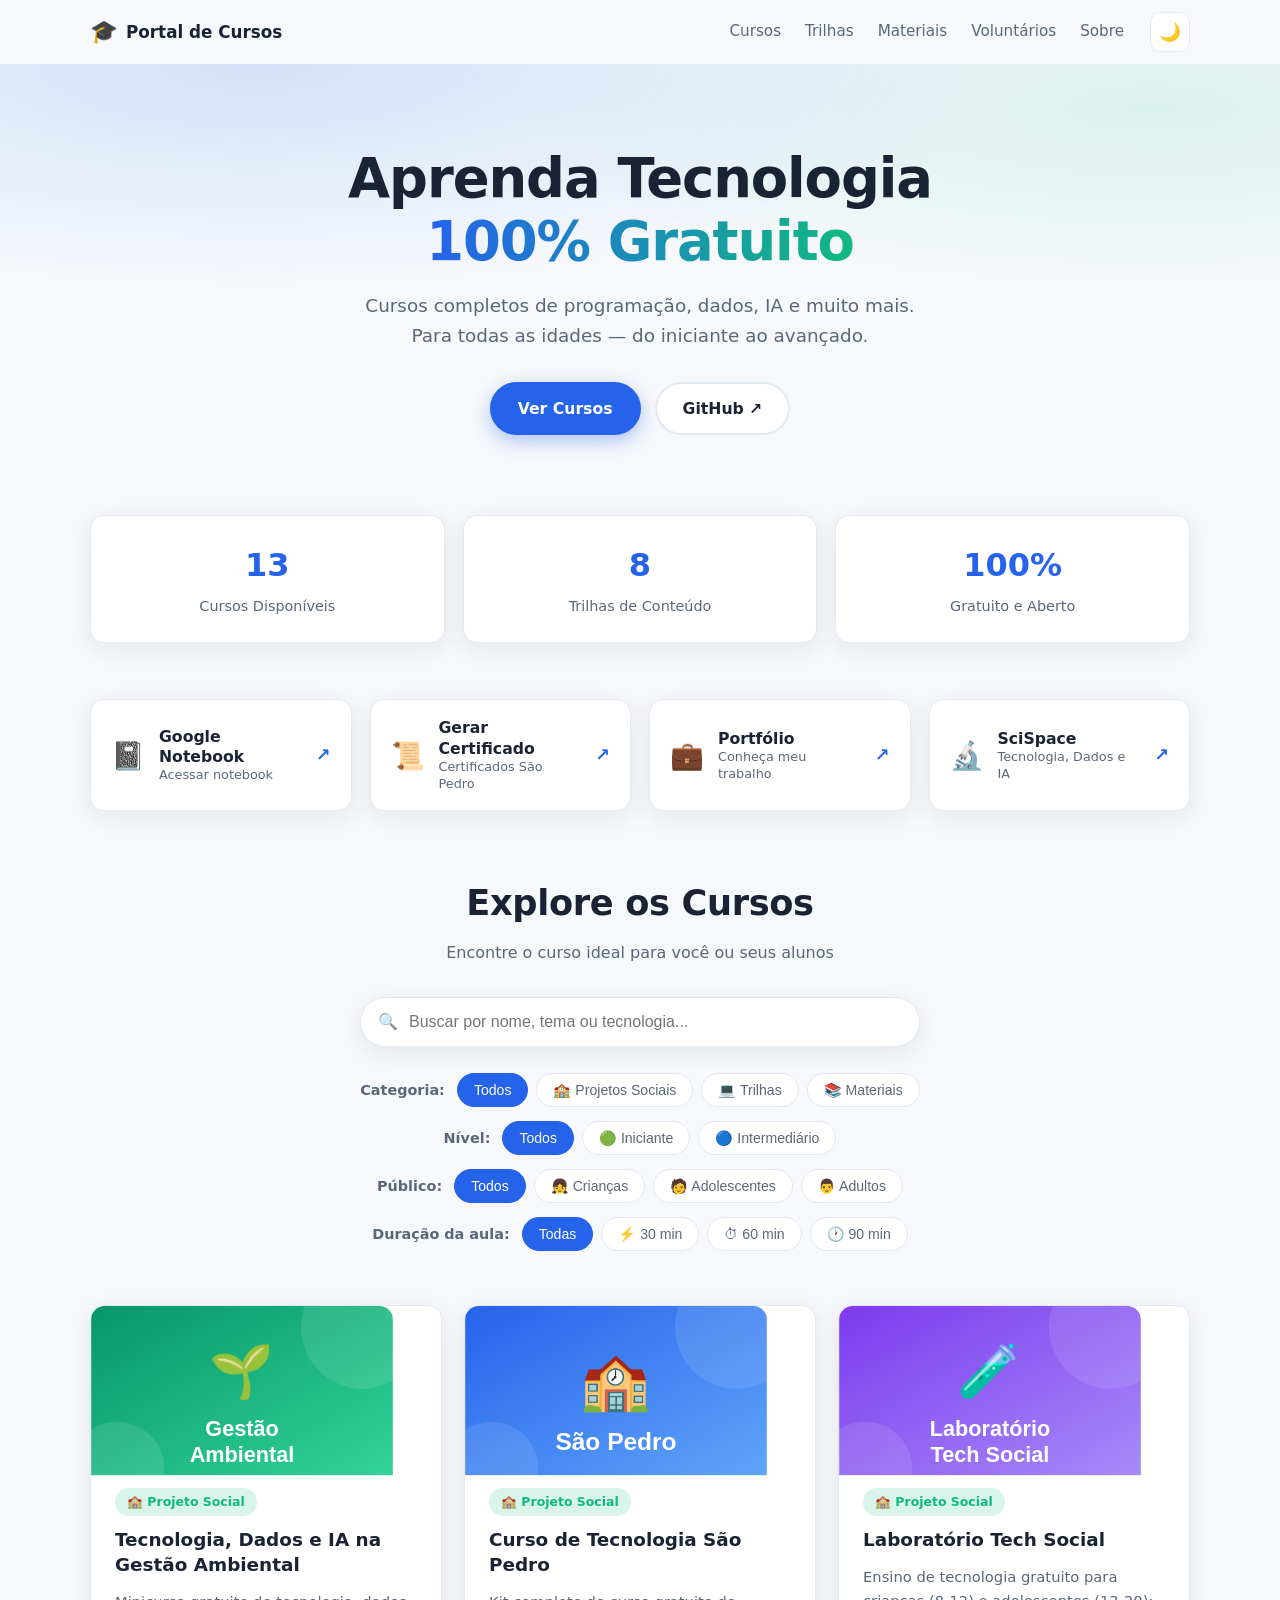
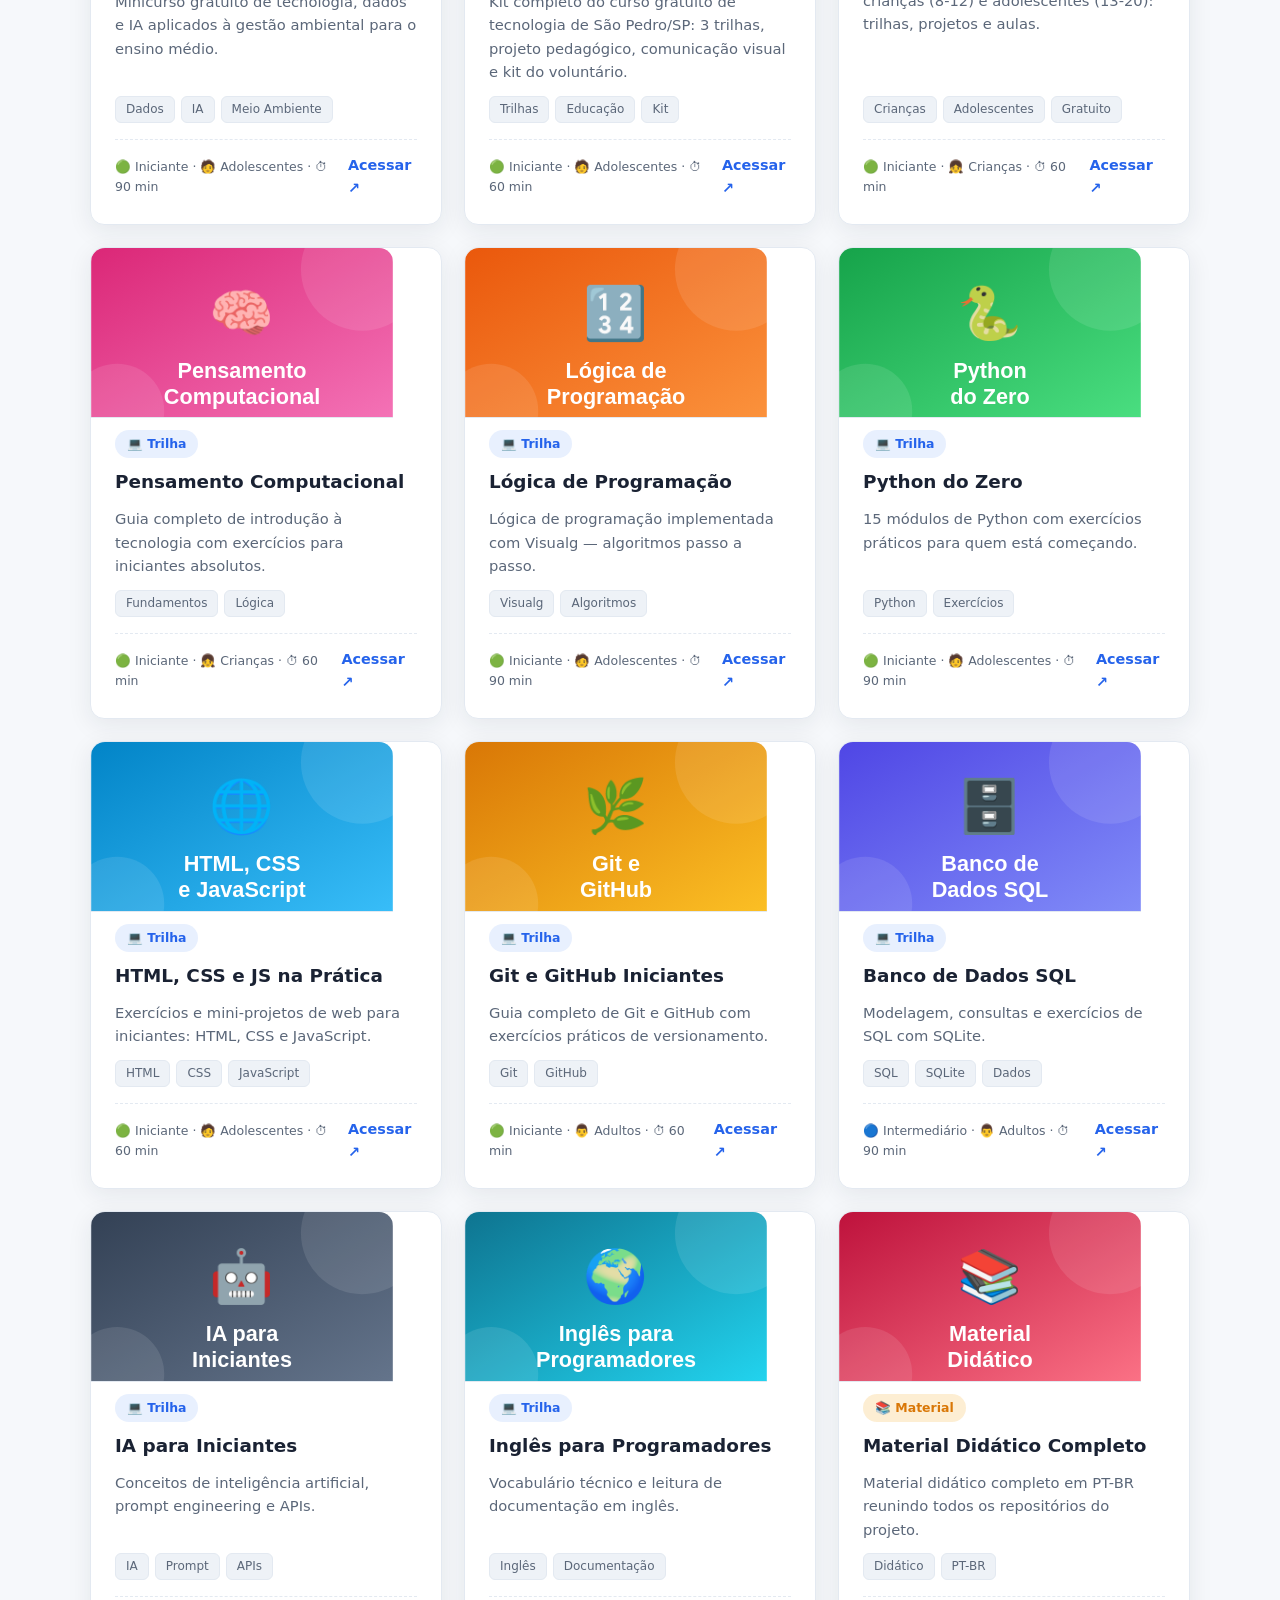
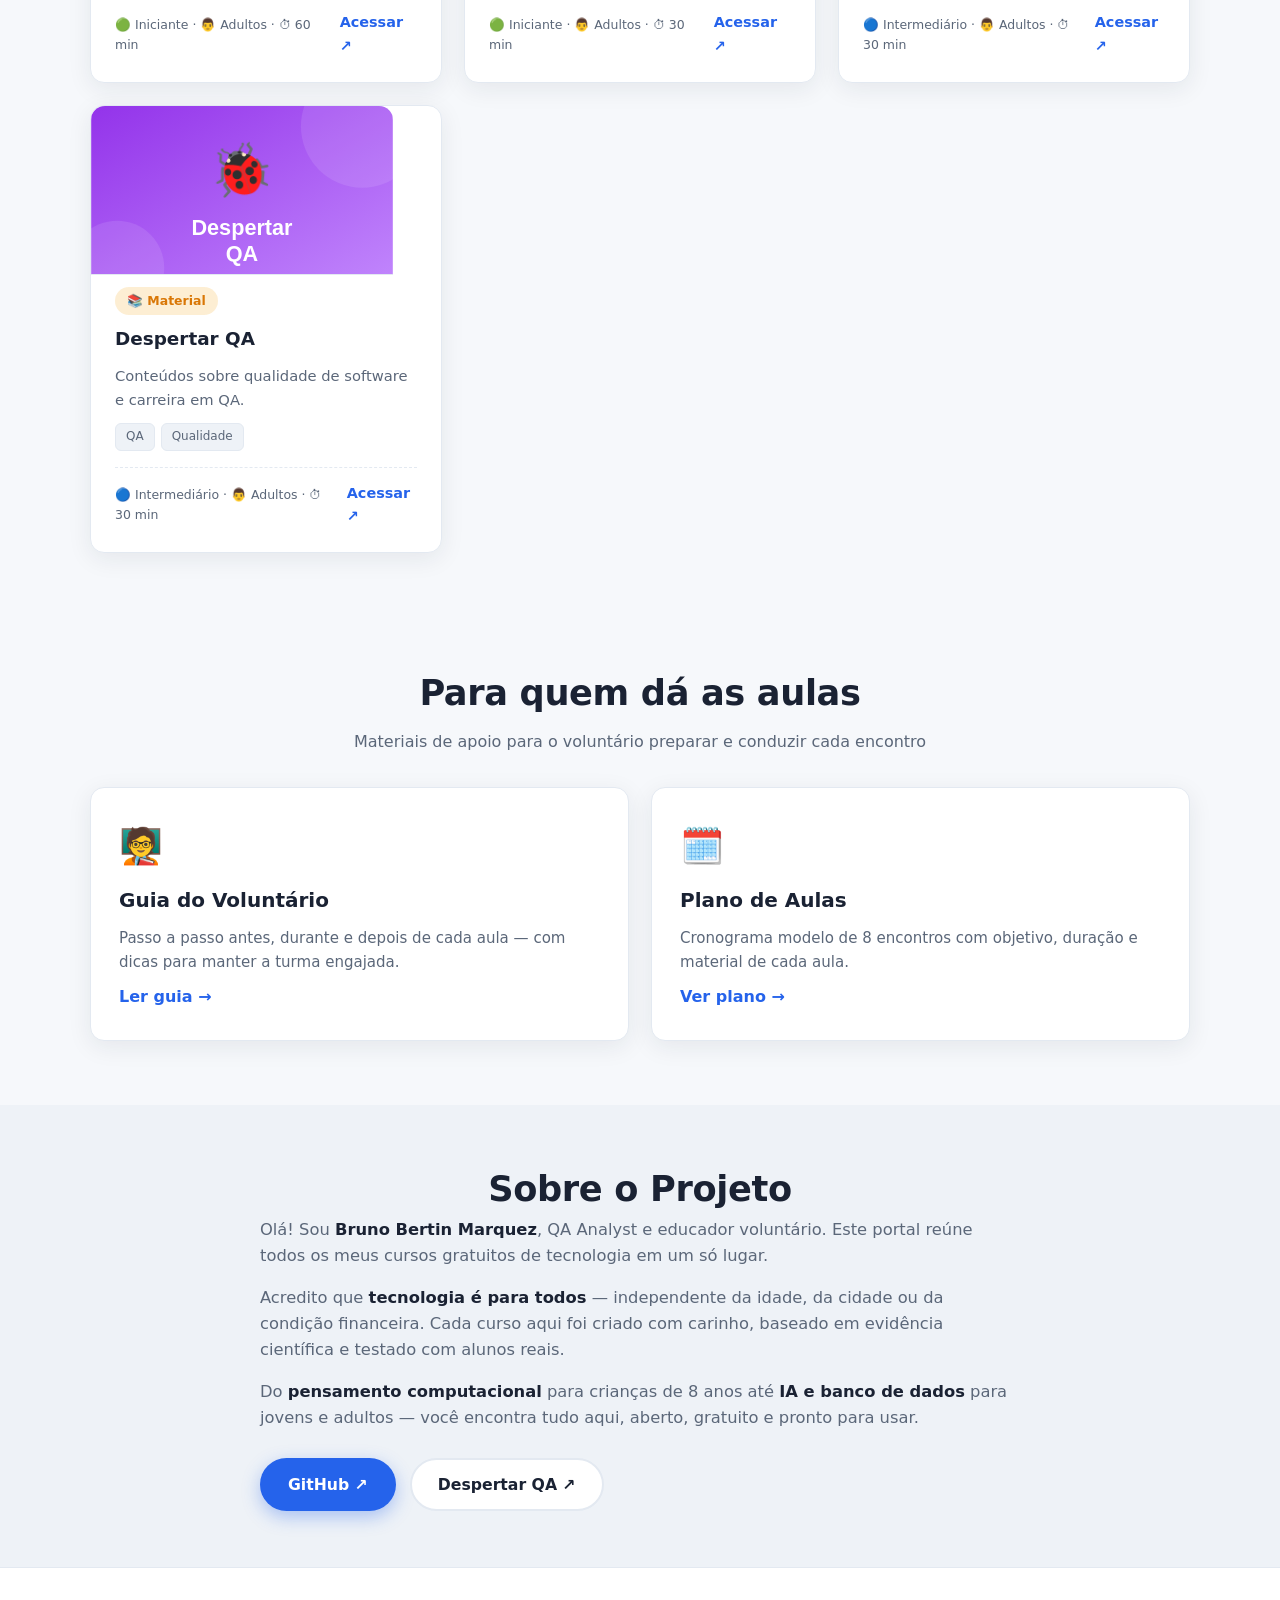
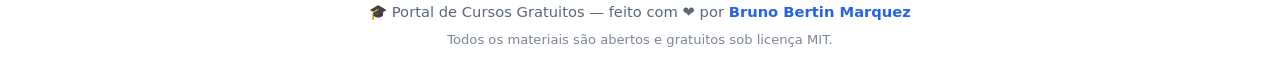
<file: index.html>
<!DOCTYPE html>
<html lang="pt-BR">
<head>
  <meta charset="UTF-8">
  <meta name="viewport" content="width=device-width, initial-scale=1.0">
  <meta name="description" content="Portal unificado de cursos gratuitos de tecnologia — Projetos sociais, trilhas de programação e materiais didáticos para todas as idades.">
  <meta name="author" content="Bruno Bertin Marquez">
  <meta property="og:title" content="Portal de Cursos Gratuitos — Bruno Bertin">
  <meta property="og:description" content="Todos os cursos de tecnologia em um só lugar. 100% gratuito.">
  <meta property="og:type" content="website">
  <meta property="og:image" content="https://marquezbertin.github.io/portal-cursos/assets/img/og-portal.png">
  <meta property="og:image:width" content="1200">
  <meta property="og:image:height" content="630">
  <meta name="twitter:card" content="summary_large_image">
  <meta name="twitter:title" content="Portal de Cursos Gratuitos — Bruno Bertin">
  <meta name="twitter:description" content="Todos os cursos de tecnologia em um só lugar. 100% gratuito.">
  <meta name="twitter:image" content="https://marquezbertin.github.io/portal-cursos/assets/img/og-portal.png">
  <title>🎓 Portal de Cursos Gratuitos — Bruno Bertin</title>
  <link rel="icon" href="data:image/svg+xml,<svg xmlns='http://www.w3.org/2000/svg' viewBox='0 0 100 100'><text y='.9em' font-size='90'>🎓</text></svg>">
  <link rel="stylesheet" href="css/style.css">
</head>
<body>

  <!-- ===== HEADER ===== -->
  <header class="header" id="header">
    <div class="container header-inner">
      <a href="#" class="logo">
        <span class="logo-icon">🎓</span>
        <span class="logo-text">Portal de Cursos</span>
      </a>
      <nav class="nav">
        <a href="#cursos" class="nav-link">Cursos</a>
        <a href="#trilhas" class="nav-link">Trilhas</a>
        <a href="#materiais" class="nav-link">Materiais</a>
        <a href="pages/guia-voluntario.html" class="nav-link">Voluntários</a>
        <a href="#sobre" class="nav-link">Sobre</a>
      </nav>
      <button class="theme-toggle" id="themeToggle" aria-label="Alternar tema">
        <span class="theme-icon" id="themeIcon">🌙</span>
      </button>
      <button class="mobile-menu-btn" id="mobileMenuBtn" aria-label="Abrir menu">
        <span></span><span></span><span></span>
      </button>
    </div>
  </header>

  <!-- ===== HERO ===== -->
  <section class="hero" id="hero">
    <div class="container hero-inner">
      <h1 class="hero-title">Aprenda Tecnologia<br><span class="hero-highlight">100% Gratuito</span></h1>
      <p class="hero-subtitle">
        Cursos completos de programação, dados, IA e muito mais.<br>
        Para todas as idades — do iniciante ao avançado.
      </p>
      <div class="hero-actions">
        <a href="#cursos" class="btn btn-primary">Ver Cursos</a>
        <a href="https://github.com/Marquezbertin" target="_blank" rel="noopener" class="btn btn-outline">
          GitHub ↗
        </a>
      </div>
    </div>
  </section>

  <!-- ===== ESTATÍSTICAS ===== -->
  <section class="stats" id="stats">
    <div class="container stats-grid">
      <div class="stat-card">
        <span class="stat-number" id="statCursos">13</span>
        <span class="stat-label">Cursos Disponíveis</span>
      </div>
      <div class="stat-card">
        <span class="stat-number" id="statTrilhas">8</span>
        <span class="stat-label">Trilhas de Conteúdo</span>
      </div>
      <div class="stat-card">
        <span class="stat-number">100%</span>
        <span class="stat-label">Gratuito e Aberto</span>
      </div>
    </div>
  </section>

  <!-- ===== ACESSO RÁPIDO ===== -->
  <section class="quick-section">
    <div class="container">
      <div class="quick-grid">
        <a href="https://notebook.google.com/" target="_blank" rel="noopener" class="quick-btn">
          <span class="quick-icon">📓</span>
          <span class="quick-text">
            <strong>Google Notebook</strong>
            <small>Acessar notebook</small>
          </span>
          <span class="quick-arrow">↗</span>
        </a>
        <a href="https://marquezbertin.github.io/certificados-tecnologia-sao-pedro/" target="_blank" rel="noopener" class="quick-btn">
          <span class="quick-icon">📜</span>
          <span class="quick-text">
            <strong>Gerar Certificado</strong>
            <small>Certificados São Pedro</small>
          </span>
          <span class="quick-arrow">↗</span>
        </a>
        <a href="https://marquezbertin.github.io/portfolio/" target="_blank" rel="noopener" class="quick-btn">
          <span class="quick-icon">💼</span>
          <span class="quick-text">
            <strong>Portfólio</strong>
            <small>Conheça meu trabalho</small>
          </span>
          <span class="quick-arrow">↗</span>
        </a>
        <a href="https://scispace.com/share/01a1cbdd-6a70-77c1-8538-4d801d754e51" target="_blank" rel="noopener" class="quick-btn">
          <span class="quick-icon">🔬</span>
          <span class="quick-text">
            <strong>SciSpace</strong>
            <small>Tecnologia, Dados e IA</small>
          </span>
          <span class="quick-arrow">↗</span>
        </a>
      </div>
    </div>
  </section>

  <!-- ===== BUSCA E FILTROS ===== -->
  <section class="filters-section" id="cursos">
    <div class="container">
      <h2 class="section-title">Explore os Cursos</h2>
      <p class="section-subtitle">Encontre o curso ideal para você ou seus alunos</p>

      <!-- Barra de busca -->
      <div class="search-bar">
        <span class="search-icon">🔍</span>
        <input
          type="text"
          id="searchInput"
          placeholder="Buscar por nome, tema ou tecnologia..."
          autocomplete="off"
        >
      </div>

      <!-- Filtros de categoria -->
      <div class="filter-group">
        <span class="filter-label">Categoria:</span>
        <div class="filter-buttons" id="filterCategoria">
          <button class="filter-btn active" data-filter="todos">Todos</button>
          <button class="filter-btn" data-filter="projeto-social">🏫 Projetos Sociais</button>
          <button class="filter-btn" data-filter="trilha">💻 Trilhas</button>
          <button class="filter-btn" data-filter="material">📚 Materiais</button>
        </div>
      </div>

      <!-- Filtros de nível -->
      <div class="filter-group">
        <span class="filter-label">Nível:</span>
        <div class="filter-buttons" id="filterNivel">
          <button class="filter-btn active" data-filter="todos">Todos</button>
          <button class="filter-btn" data-filter="Iniciante">🟢 Iniciante</button>
          <button class="filter-btn" data-filter="Intermediário">🔵 Intermediário</button>
        </div>
      </div>

      <!-- Filtros de público -->
      <div class="filter-group">
        <span class="filter-label">Público:</span>
        <div class="filter-buttons" id="filterPublico">
          <button class="filter-btn active" data-filter="todos">Todos</button>
          <button class="filter-btn" data-filter="Crianças">👧 Crianças</button>
          <button class="filter-btn" data-filter="Adolescentes">🧑 Adolescentes</button>
          <button class="filter-btn" data-filter="Adultos">👨 Adultos</button>
        </div>
      </div>

      <!-- Filtros de duração -->
      <div class="filter-group">
        <span class="filter-label">Duração da aula:</span>
        <div class="filter-buttons" id="filterDuracao">
          <button class="filter-btn active" data-filter="todos">Todas</button>
          <button class="filter-btn" data-filter="30">⚡ 30 min</button>
          <button class="filter-btn" data-filter="60">⏱ 60 min</button>
          <button class="filter-btn" data-filter="90">🕐 90 min</button>
        </div>
      </div>
    </div>
  </section>

  <!-- ===== GRID DE CURSOS ===== -->
  <section class="cursos-section">
    <div class="container">
      <div class="cursos-grid" id="cursosGrid">
        <!-- Cards renderizados via JS -->
      </div>
      <p class="no-results" id="noResults" style="display:none;">
        😕 Nenhum curso encontrado. Tente outra busca.
      </p>
    </div>
  </section>

  <!-- ===== TRILHAS (Âncora) ===== -->
  <div id="trilhas"></div>

  <!-- ===== MATERIAIS (Âncora) ===== -->
  <div id="materiais"></div>

  <!-- ===== RECURSOS PARA AULAS ===== -->
  <section class="recursos-section">
    <div class="container">
      <h2 class="section-title">Para quem dá as aulas</h2>
      <p class="section-subtitle">Materiais de apoio para o voluntário preparar e conduzir cada encontro</p>
      <div class="recursos-grid">
        <a href="pages/guia-voluntario.html" class="recurso-card">
          <span class="recurso-icon">🧑‍🏫</span>
          <h3 class="recurso-title">Guia do Voluntário</h3>
          <p class="recurso-desc">Passo a passo antes, durante e depois de cada aula — com dicas para manter a turma engajada.</p>
          <span class="recurso-link">Ler guia →</span>
        </a>
        <a href="pages/plano-de-aulas.html" class="recurso-card">
          <span class="recurso-icon">🗓️</span>
          <h3 class="recurso-title">Plano de Aulas</h3>
          <p class="recurso-desc">Cronograma modelo de 8 encontros com objetivo, duração e material de cada aula.</p>
          <span class="recurso-link">Ver plano →</span>
        </a>
      </div>
    </div>
  </section>

  <!-- ===== SOBRE ===== -->
  <section class="sobre-section" id="sobre">
    <div class="container">
      <h2 class="section-title">Sobre o Projeto</h2>
      <div class="sobre-content">
        <div class="sobre-text">
          <p>
            Olá! Sou <strong>Bruno Bertin Marquez</strong>, QA Analyst e educador voluntário.
            Este portal reúne todos os meus cursos gratuitos de tecnologia em um só lugar.
          </p>
          <p>
            Acredito que <strong>tecnologia é para todos</strong> — independente da idade, da cidade ou
            da condição financeira. Cada curso aqui foi criado com carinho, baseado em evidência
            científica e testado com alunos reais.
          </p>
          <p>
            Do <strong>pensamento computacional</strong> para crianças de 8 anos até
            <strong>IA e banco de dados</strong> para jovens e adultos — você encontra tudo aqui,
            aberto, gratuito e pronto para usar.
          </p>
          <div class="sobre-links">
            <a href="https://github.com/Marquezbertin" target="_blank" rel="noopener" class="btn btn-primary">
              GitHub ↗
            </a>
            <a href="https://www.despertarqa.net/" target="_blank" rel="noopener" class="btn btn-outline">
              Despertar QA ↗
            </a>
          </div>
        </div>
      </div>
    </div>
  </section>

  <!-- ===== FOOTER ===== -->
  <footer class="footer">
    <div class="container footer-inner">
      <p class="footer-text">
        🎓 Portal de Cursos Gratuitos — feito com ❤️ por
        <a href="https://github.com/Marquezbertin" target="_blank" rel="noopener">Bruno Bertin Marquez</a>
      </p>
      <p class="footer-text footer-sub">
        Todos os materiais são abertos e gratuitos sob licença MIT.
      </p>
    </div>
  </footer>

  <script src="js/main.js"></script>
</body>
</html>
</file>
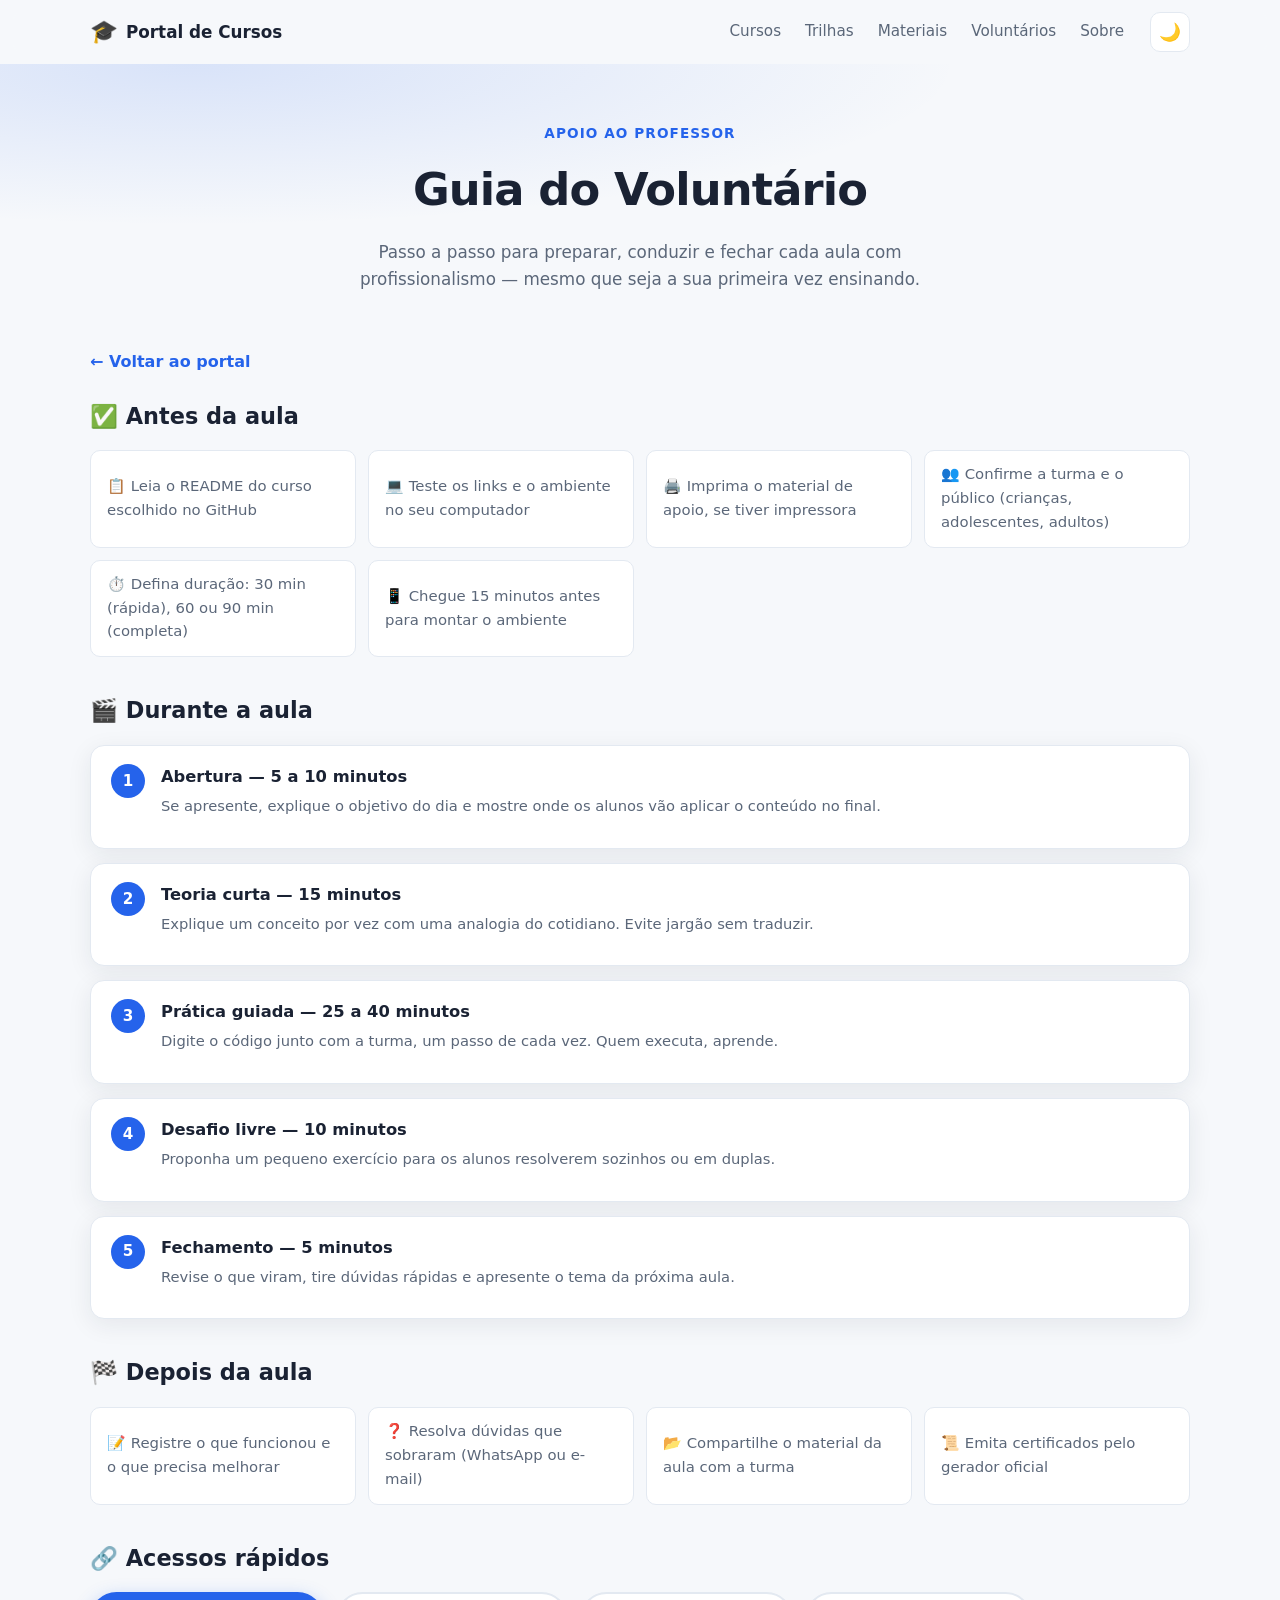
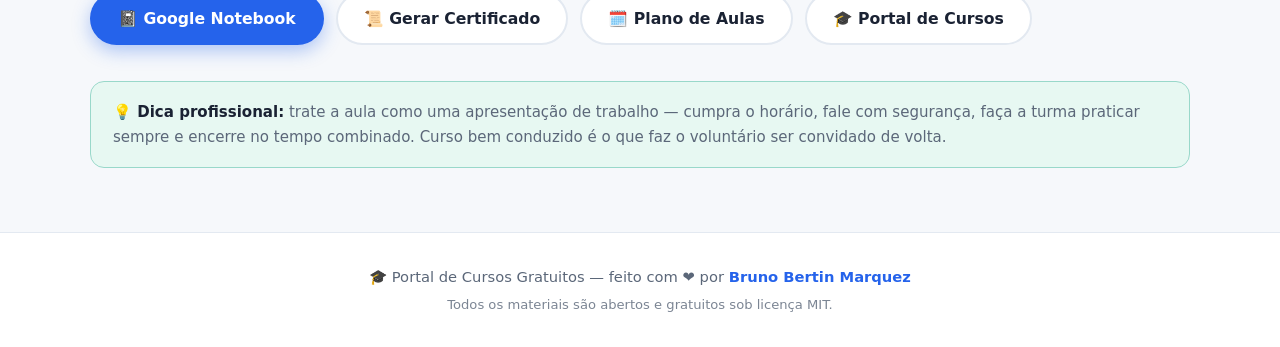
<file: pages/guia-voluntario.html>
<!DOCTYPE html>
<html lang="pt-BR">
<head>
  <meta charset="UTF-8">
  <meta name="viewport" content="width=device-width, initial-scale=1.0">
  <meta name="description" content="Guia completo do voluntário: como preparar, conduzir e fechar cada aula do Portal de Cursos Gratuitos.">
  <meta name="author" content="Bruno Bertin Marquez">
  <meta property="og:title" content="Guia do Voluntário — Portal de Cursos Gratuitos">
  <meta property="og:description" content="Passo a passo antes, durante e depois de cada aula.">
  <meta property="og:type" content="website">
  <meta property="og:image" content="https://marquezbertin.github.io/portal-cursos/assets/img/og-portal.png">
  <title>🧑‍🏫 Guia do Voluntário — Portal de Cursos Gratuitos</title>
  <link rel="icon" href="data:image/svg+xml,<svg xmlns='http://www.w3.org/2000/svg' viewBox='0 0 100 100'><text y='.9em' font-size='90'>🧑‍🏫</text></svg>">
  <link rel="stylesheet" href="../css/style.css">
</head>
<body>

  <!-- ===== HEADER ===== -->
  <header class="header" id="header">
    <div class="container header-inner">
      <a href="../index.html" class="logo">
        <span class="logo-icon">🎓</span>
        <span class="logo-text">Portal de Cursos</span>
      </a>
      <nav class="nav">
        <a href="../index.html#cursos" class="nav-link">Cursos</a>
        <a href="../index.html#trilhas" class="nav-link">Trilhas</a>
        <a href="../index.html#materiais" class="nav-link">Materiais</a>
        <a href="guia-voluntario.html" class="nav-link">Voluntários</a>
        <a href="../index.html#sobre" class="nav-link">Sobre</a>
      </nav>
      <button class="theme-toggle" id="themeToggle" aria-label="Alternar tema">
        <span class="theme-icon" id="themeIcon">🌙</span>
      </button>
      <button class="mobile-menu-btn" id="mobileMenuBtn" aria-label="Abrir menu">
        <span></span><span></span><span></span>
      </button>
    </div>
  </header>

  <!-- ===== HERO DA PÁGINA ===== -->
  <section class="page-hero">
    <div class="container">
      <span class="kicker">Apoio ao professor</span>
      <h1>Guia do Voluntário</h1>
      <p>Passo a passo para preparar, conduzir e fechar cada aula com profissionalismo — mesmo que seja a sua primeira vez ensinando.</p>
    </div>
  </section>

  <!-- ===== CONTEÚDO ===== -->
  <section class="page-content">
    <div class="container">

      <a class="back-link" href="../index.html">← Voltar ao portal</a>

      <!-- ANTES DA AULA -->
      <div class="content-block">
        <h2>✅ Antes da aula</h2>
        <ul class="check-grid">
          <li>📋 Leia o README do curso escolhido no GitHub</li>
          <li>💻 Teste os links e o ambiente no seu computador</li>
          <li>🖨️ Imprima o material de apoio, se tiver impressora</li>
          <li>👥 Confirme a turma e o público (crianças, adolescentes, adultos)</li>
          <li>⏱️ Defina duração: 30 min (rápida), 60 ou 90 min (completa)</li>
          <li>📱 Chegue 15 minutos antes para montar o ambiente</li>
        </ul>
      </div>

      <!-- DURANTE A AULA -->
      <div class="content-block">
        <h2>🎬 Durante a aula</h2>
        <ul class="step-list">
          <li class="step-card">
            <span class="step-number">1</span>
            <div>
              <h3>Abertura — 5 a 10 minutos</h3>
              <p>Se apresente, explique o objetivo do dia e mostre onde os alunos vão aplicar o conteúdo no final.</p>
            </div>
          </li>
          <li class="step-card">
            <span class="step-number">2</span>
            <div>
              <h3>Teoria curta — 15 minutos</h3>
              <p>Explique um conceito por vez com uma analogia do cotidiano. Evite jargão sem traduzir.</p>
            </div>
          </li>
          <li class="step-card">
            <span class="step-number">3</span>
            <div>
              <h3>Prática guiada — 25 a 40 minutos</h3>
              <p>Digite o código junto com a turma, um passo de cada vez. Quem executa, aprende.</p>
            </div>
          </li>
          <li class="step-card">
            <span class="step-number">4</span>
            <div>
              <h3>Desafio livre — 10 minutos</h3>
              <p>Proponha um pequeno exercício para os alunos resolverem sozinhos ou em duplas.</p>
            </div>
          </li>
          <li class="step-card">
            <span class="step-number">5</span>
            <div>
              <h3>Fechamento — 5 minutos</h3>
              <p>Revise o que viram, tire dúvidas rápidas e apresente o tema da próxima aula.</p>
            </div>
          </li>
        </ul>
      </div>

      <!-- DEPOIS DA AULA -->
      <div class="content-block">
        <h2>🏁 Depois da aula</h2>
        <ul class="check-grid">
          <li>📝 Registre o que funcionou e o que precisa melhorar</li>
          <li>❓ Resolva dúvidas que sobraram (WhatsApp ou e-mail)</li>
          <li>📂 Compartilhe o material da aula com a turma</li>
          <li>📜 Emita certificados pelo gerador oficial</li>
        </ul>
      </div>

      <!-- ACESSOS RÁPIDOS -->
      <div class="content-block">
        <h2>🔗 Acessos rápidos</h2>
        <div class="quick-links-inline">
          <a class="btn btn-primary" href="https://notebook.google.com/" target="_blank" rel="noopener">📓 Google Notebook</a>
          <a class="btn btn-outline" href="https://marquezbertin.github.io/certificados-tecnologia-sao-pedro/" target="_blank" rel="noopener">📜 Gerar Certificado</a>
          <a class="btn btn-outline" href="plano-de-aulas.html">🗓️ Plano de Aulas</a>
          <a class="btn btn-outline" href="../index.html">🎓 Portal de Cursos</a>
        </div>
      </div>

      <!-- DICAS -->
      <div class="note-box">
        <strong>💡 Dica profissional:</strong> trate a aula como uma apresentação de trabalho —
        cumpra o horário, fale com segurança, faça a turma praticar sempre e encerre no tempo combinado.
        Curso bem conduzido é o que faz o voluntário ser convidado de volta.
      </div>

    </div>
  </section>

  <!-- ===== FOOTER ===== -->
  <footer class="footer">
    <div class="container footer-inner">
      <p class="footer-text">
        🎓 Portal de Cursos Gratuitos — feito com ❤️ por
        <a href="https://github.com/Marquezbertin" target="_blank" rel="noopener">Bruno Bertin Marquez</a>
      </p>
      <p class="footer-text footer-sub">
        Todos os materiais são abertos e gratuitos sob licença MIT.
      </p>
    </div>
  </footer>

  <script src="../js/main.js"></script>
</body>
</html>
</file>
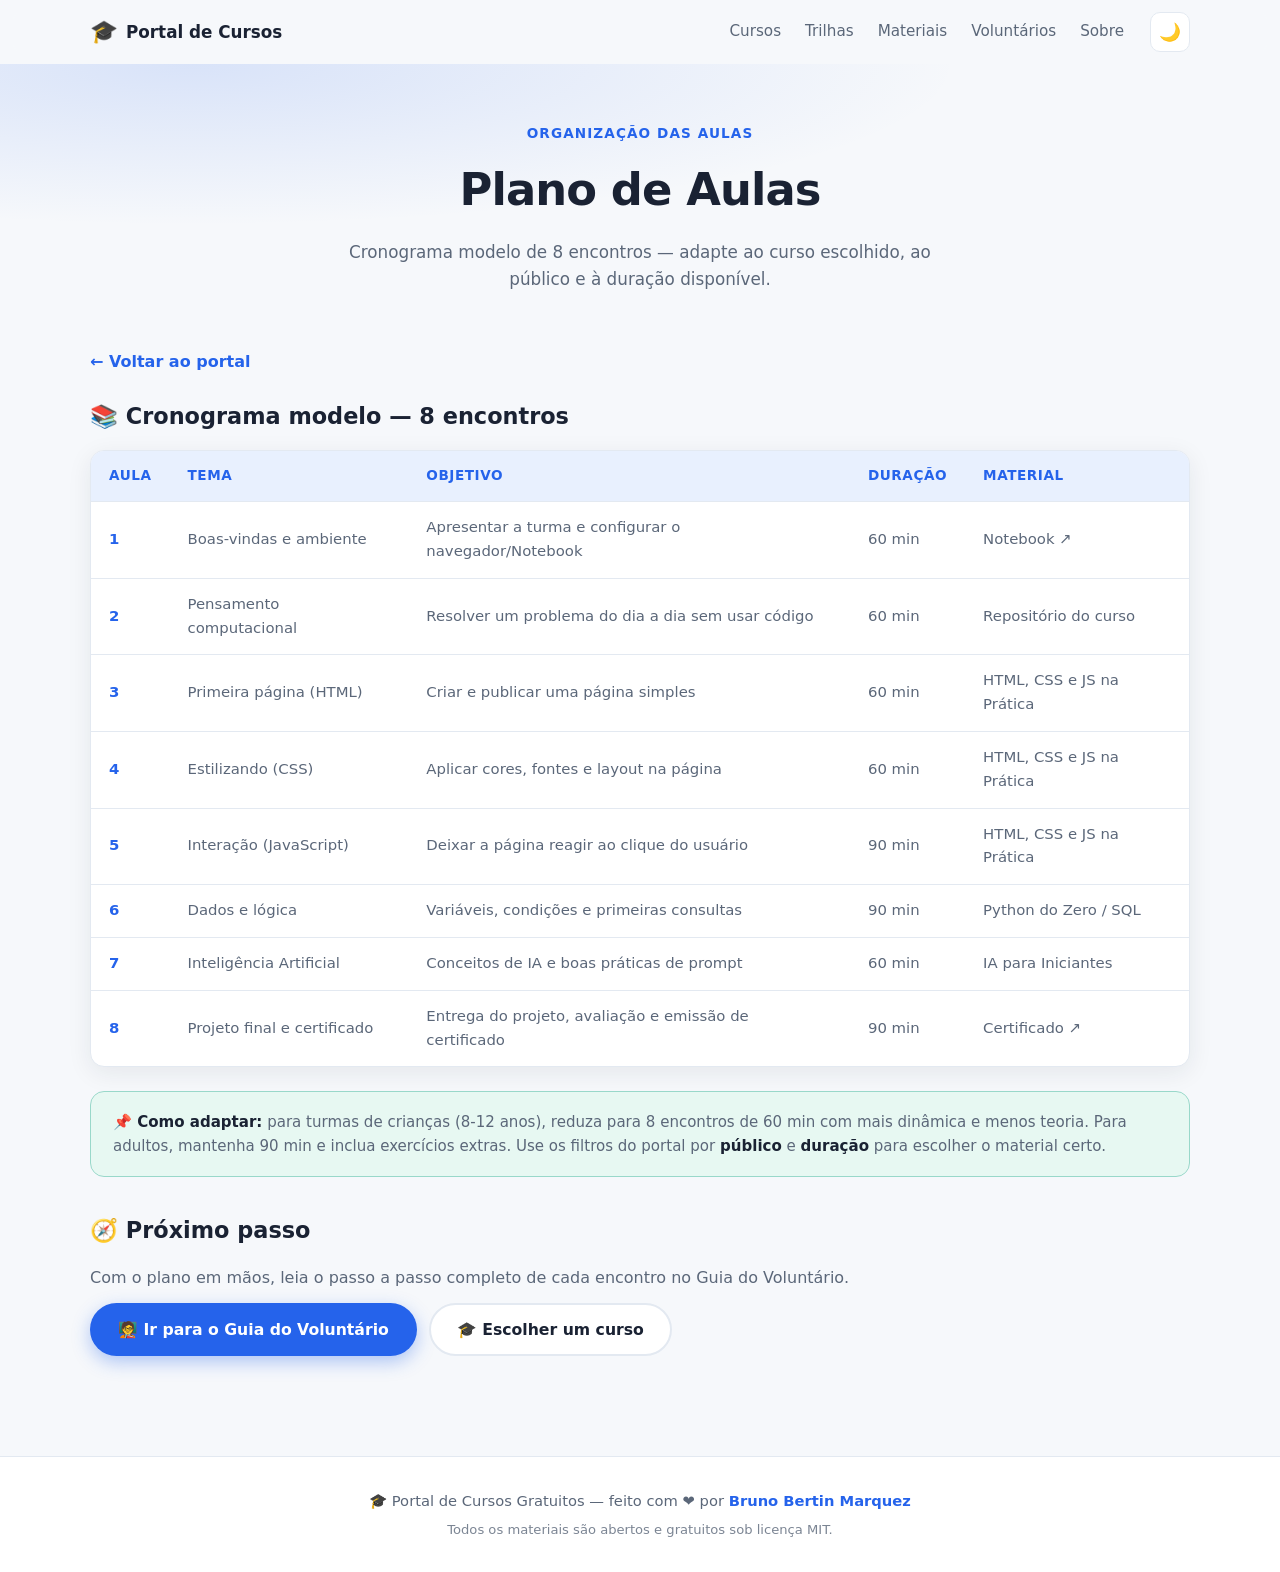
<file: pages/plano-de-aulas.html>
<!DOCTYPE html>
<html lang="pt-BR">
<head>
  <meta charset="UTF-8">
  <meta name="viewport" content="width=device-width, initial-scale=1.0">
  <meta name="description" content="Cronograma modelo de 8 encontros com objetivo, duração e material de cada aula do Portal de Cursos Gratuitos.">
  <meta name="author" content="Bruno Bertin Marquez">
  <meta property="og:title" content="Plano de Aulas — Portal de Cursos Gratuitos">
  <meta property="og:description" content="Cronograma modelo de 8 encontros para suas aulas.">
  <meta property="og:type" content="website">
  <meta property="og:image" content="https://marquezbertin.github.io/portal-cursos/assets/img/og-portal.png">
  <title>🗓️ Plano de Aulas — Portal de Cursos Gratuitos</title>
  <link rel="icon" href="data:image/svg+xml,<svg xmlns='http://www.w3.org/2000/svg' viewBox='0 0 100 100'><text y='.9em' font-size='90'>🗓️</text></svg>">
  <link rel="stylesheet" href="../css/style.css">
</head>
<body>

  <!-- ===== HEADER ===== -->
  <header class="header" id="header">
    <div class="container header-inner">
      <a href="../index.html" class="logo">
        <span class="logo-icon">🎓</span>
        <span class="logo-text">Portal de Cursos</span>
      </a>
      <nav class="nav">
        <a href="../index.html#cursos" class="nav-link">Cursos</a>
        <a href="../index.html#trilhas" class="nav-link">Trilhas</a>
        <a href="../index.html#materiais" class="nav-link">Materiais</a>
        <a href="guia-voluntario.html" class="nav-link">Voluntários</a>
        <a href="../index.html#sobre" class="nav-link">Sobre</a>
      </nav>
      <button class="theme-toggle" id="themeToggle" aria-label="Alternar tema">
        <span class="theme-icon" id="themeIcon">🌙</span>
      </button>
      <button class="mobile-menu-btn" id="mobileMenuBtn" aria-label="Abrir menu">
        <span></span><span></span><span></span>
      </button>
    </div>
  </header>

  <!-- ===== HERO DA PÁGINA ===== -->
  <section class="page-hero">
    <div class="container">
      <span class="kicker">Organização das aulas</span>
      <h1>Plano de Aulas</h1>
      <p>Cronograma modelo de 8 encontros — adapte ao curso escolhido, ao público e à duração disponível.</p>
    </div>
  </section>

  <!-- ===== CONTEÚDO ===== -->
  <section class="page-content">
    <div class="container">

      <a class="back-link" href="../index.html">← Voltar ao portal</a>

      <div class="content-block">
        <h2>📚 Cronograma modelo — 8 encontros</h2>
        <div class="plan-table-wrap">
          <table class="plan-table">
            <thead>
              <tr>
                <th>Aula</th>
                <th>Tema</th>
                <th>Objetivo</th>
                <th>Duração</th>
                <th>Material</th>
              </tr>
            </thead>
            <tbody>
              <tr>
                <td>1</td>
                <td>Boas-vindas e ambiente</td>
                <td>Apresentar a turma e configurar o navegador/Notebook</td>
                <td>60 min</td>
                <td><a href="https://notebook.google.com/" target="_blank" rel="noopener">Notebook ↗</a></td>
              </tr>
              <tr>
                <td>2</td>
                <td>Pensamento computacional</td>
                <td>Resolver um problema do dia a dia sem usar código</td>
                <td>60 min</td>
                <td>Repositório do curso</td>
              </tr>
              <tr>
                <td>3</td>
                <td>Primeira página (HTML)</td>
                <td>Criar e publicar uma página simples</td>
                <td>60 min</td>
                <td>HTML, CSS e JS na Prática</td>
              </tr>
              <tr>
                <td>4</td>
                <td>Estilizando (CSS)</td>
                <td>Aplicar cores, fontes e layout na página</td>
                <td>60 min</td>
                <td>HTML, CSS e JS na Prática</td>
              </tr>
              <tr>
                <td>5</td>
                <td>Interação (JavaScript)</td>
                <td>Deixar a página reagir ao clique do usuário</td>
                <td>90 min</td>
                <td>HTML, CSS e JS na Prática</td>
              </tr>
              <tr>
                <td>6</td>
                <td>Dados e lógica</td>
                <td>Variáveis, condições e primeiras consultas</td>
                <td>90 min</td>
                <td>Python do Zero / SQL</td>
              </tr>
              <tr>
                <td>7</td>
                <td>Inteligência Artificial</td>
                <td>Conceitos de IA e boas práticas de prompt</td>
                <td>60 min</td>
                <td>IA para Iniciantes</td>
              </tr>
              <tr>
                <td>8</td>
                <td>Projeto final e certificado</td>
                <td>Entrega do projeto, avaliação e emissão de certificado</td>
                <td>90 min</td>
                <td><a href="https://marquezbertin.github.io/certificados-tecnologia-sao-pedro/" target="_blank" rel="noopener">Certificado ↗</a></td>
              </tr>
            </tbody>
          </table>
        </div>

        <div class="note-box">
          <strong>📌 Como adaptar:</strong> para turmas de crianças (8-12 anos), reduza para 8 encontros de
          60 min com mais dinâmica e menos teoria. Para adultos, mantenha 90 min e inclua exercícios extras.
          Use os filtros do portal por <strong>público</strong> e <strong>duração</strong> para escolher o material certo.
        </div>
      </div>

      <div class="content-block">
        <h2>🧭 Próximo passo</h2>
        <p>Com o plano em mãos, leia o passo a passo completo de cada encontro no Guia do Voluntário.</p>
        <div class="quick-links-inline">
          <a class="btn btn-primary" href="guia-voluntario.html">🧑‍🏫 Ir para o Guia do Voluntário</a>
          <a class="btn btn-outline" href="../index.html#cursos">🎓 Escolher um curso</a>
        </div>
      </div>

    </div>
  </section>

  <!-- ===== FOOTER ===== -->
  <footer class="footer">
    <div class="container footer-inner">
      <p class="footer-text">
        🎓 Portal de Cursos Gratuitos — feito com ❤️ por
        <a href="https://github.com/Marquezbertin" target="_blank" rel="noopener">Bruno Bertin Marquez</a>
      </p>
      <p class="footer-text footer-sub">
        Todos os materiais são abertos e gratuitos sob licença MIT.
      </p>
    </div>
  </footer>

  <script src="../js/main.js"></script>
</body>
</html>
</file>
<file: css/style.css>
:root {
  --bg: #f6f8fb;
  --bg-soft: #eef2f7;
  --card: #ffffff;
  --text: #1a2233;
  --text-muted: #5b6779;
  --border: #e3e9f1;
  --primary: #2563eb;
  --primary-dark: #1d4ed8;
  --primary-soft: #e8f0fe;
  --accent: #10b981;
  --shadow: 0 6px 24px rgba(26, 34, 51, 0.08);
  --shadow-hover: 0 12px 32px rgba(26, 34, 51, 0.14);
  --radius: 14px;
  --max-w: 1100px;
  --header-h: 64px;
}

[data-theme="dark"] {
  --bg: #0d1420;
  --bg-soft: #131c2b;
  --card: #16202f;
  --text: #e8edf6;
  --text-muted: #93a1b5;
  --border: #243146;
  --primary: #3b82f6;
  --primary-dark: #60a5fa;
  --primary-soft: #1b2a44;
  --accent: #34d399;
  --shadow: 0 6px 24px rgba(0, 0, 0, 0.35);
  --shadow-hover: 0 12px 32px rgba(0, 0, 0, 0.5);
}

* {
  margin: 0;
  padding: 0;
  box-sizing: border-box;
}

html {
  scroll-behavior: smooth;
  scroll-padding-top: calc(var(--header-h) + 16px);
}

body {
  font-family: "Segoe UI", system-ui, -apple-system, Roboto, Arial, sans-serif;
  background: var(--bg);
  color: var(--text);
  line-height: 1.6;
  transition: background 0.3s ease, color 0.3s ease;
}

.container {
  width: min(var(--max-w), 92%);
  margin: 0 auto;
}

a {
  color: inherit;
  text-decoration: none;
}

img {
  max-width: 100%;
  display: block;
}

/* ===== HEADER ===== */
.header {
  position: sticky;
  top: 0;
  z-index: 100;
  height: var(--header-h);
  background: color-mix(in srgb, var(--bg) 85%, transparent);
  backdrop-filter: blur(10px);
  border-bottom: 1px solid transparent;
  transition: border-color 0.3s ease, box-shadow 0.3s ease;
}

.header.scrolled {
  border-bottom-color: var(--border);
  box-shadow: var(--shadow);
}

.header-inner {
  height: var(--header-h);
  display: flex;
  align-items: center;
  gap: 24px;
}

.logo {
  display: flex;
  align-items: center;
  gap: 8px;
  font-weight: 700;
  font-size: 1.05rem;
}

.logo-icon {
  font-size: 1.4rem;
}

.nav {
  display: flex;
  align-items: center;
  gap: 20px;
  margin-left: auto;
}

.nav-link {
  font-size: 0.95rem;
  font-weight: 500;
  color: var(--text-muted);
  padding: 6px 2px;
  border-bottom: 2px solid transparent;
  transition: color 0.2s ease, border-color 0.2s ease;
}

.nav-link:hover {
  color: var(--primary);
  border-bottom-color: var(--primary);
}

.theme-toggle,
.mobile-menu-btn {
  border: 1px solid var(--border);
  background: var(--card);
  color: var(--text);
  border-radius: 10px;
  cursor: pointer;
  transition: transform 0.2s ease, border-color 0.2s ease;
}

.theme-toggle:hover,
.mobile-menu-btn:hover {
  border-color: var(--primary);
  transform: translateY(-1px);
}

.theme-toggle {
  width: 40px;
  height: 40px;
  display: grid;
  place-items: center;
  font-size: 1.1rem;
}

.mobile-menu-btn {
  display: none;
  flex-direction: column;
  justify-content: center;
  gap: 4px;
  width: 40px;
  height: 40px;
  padding: 10px;
}

.mobile-menu-btn span {
  display: block;
  height: 2px;
  background: var(--text);
  border-radius: 2px;
  transition: transform 0.25s ease, opacity 0.25s ease;
}

.mobile-menu-btn.open span:nth-child(1) {
  transform: translateY(6px) rotate(45deg);
}

.mobile-menu-btn.open span:nth-child(2) {
  opacity: 0;
}

.mobile-menu-btn.open span:nth-child(3) {
  transform: translateY(-6px) rotate(-45deg);
}

/* ===== BOTÕES ===== */
.btn {
  display: inline-flex;
  align-items: center;
  justify-content: center;
  gap: 8px;
  padding: 12px 26px;
  border-radius: 999px;
  font-weight: 600;
  font-size: 0.98rem;
  border: 2px solid transparent;
  cursor: pointer;
  transition: transform 0.2s ease, box-shadow 0.2s ease, background 0.2s ease;
}

.btn:hover {
  transform: translateY(-2px);
}

.btn-primary {
  background: var(--primary);
  color: #fff;
  box-shadow: 0 6px 18px color-mix(in srgb, var(--primary) 35%, transparent);
}

.btn-primary:hover {
  background: var(--primary-dark);
}

.btn-outline {
  border-color: var(--border);
  background: var(--card);
  color: var(--text);
}

.btn-outline:hover {
  border-color: var(--primary);
  color: var(--primary);
}

/* ===== HERO ===== */
.hero {
  padding: 84px 0 72px;
  background:
    radial-gradient(ellipse 60% 50% at 20% 0%, color-mix(in srgb, var(--primary) 16%, transparent), transparent),
    radial-gradient(ellipse 50% 40% at 90% 10%, color-mix(in srgb, var(--accent) 12%, transparent), transparent);
}

.hero-inner {
  text-align: center;
  max-width: 760px;
  margin: 0 auto;
}

.hero-title {
  font-size: clamp(2.2rem, 5vw, 3.4rem);
  line-height: 1.15;
  font-weight: 800;
  letter-spacing: -0.02em;
}

.hero-highlight {
  background: linear-gradient(90deg, var(--primary), var(--accent));
  -webkit-background-clip: text;
  background-clip: text;
  color: transparent;
}

.hero-subtitle {
  margin-top: 18px;
  font-size: clamp(1rem, 2vw, 1.15rem);
  color: var(--text-muted);
}

.hero-actions {
  margin-top: 32px;
  display: flex;
  justify-content: center;
  gap: 14px;
  flex-wrap: wrap;
}

/* ===== ESTATÍSTICAS ===== */
.stats {
  padding: 8px 0 48px;
}

.stats-grid {
  display: grid;
  grid-template-columns: repeat(3, 1fr);
  gap: 18px;
}

.stat-card {
  background: var(--card);
  border: 1px solid var(--border);
  border-radius: var(--radius);
  padding: 24px 16px;
  text-align: center;
  box-shadow: var(--shadow);
  display: flex;
  flex-direction: column;
  gap: 4px;
}

.stat-number {
  font-size: 2rem;
  font-weight: 800;
  color: var(--primary);
}

.stat-label {
  font-size: 0.9rem;
  color: var(--text-muted);
}

/* ===== ACESSO RÁPIDO ===== */
.quick-section {
  padding: 8px 0 24px;
}

.quick-grid {
  display: grid;
  grid-template-columns: repeat(auto-fit, minmax(250px, 1fr));
  gap: 18px;
}

.quick-btn {
  display: flex;
  align-items: center;
  gap: 14px;
  padding: 18px 20px;
  background: var(--card);
  border: 1px solid var(--border);
  border-radius: var(--radius);
  box-shadow: var(--shadow);
  transition: transform 0.25s ease, box-shadow 0.25s ease, border-color 0.25s ease;
}

.quick-btn:hover {
  transform: translateY(-4px);
  box-shadow: var(--shadow-hover);
  border-color: color-mix(in srgb, var(--primary) 45%, var(--border));
}

.quick-icon {
  font-size: 1.7rem;
}

.quick-text {
  display: flex;
  flex-direction: column;
  line-height: 1.3;
  flex-grow: 1;
}

.quick-text strong {
  font-size: 0.98rem;
}

.quick-text small {
  font-size: 0.8rem;
  color: var(--text-muted);
}

.quick-arrow {
  font-size: 1.1rem;
  color: var(--primary);
  font-weight: 700;
}

/* ===== SEÇÕES ===== */
.section-title {
  font-size: clamp(1.6rem, 3.5vw, 2.2rem);
  font-weight: 800;
  text-align: center;
  letter-spacing: -0.01em;
}

.section-subtitle {
  text-align: center;
  color: var(--text-muted);
  margin-top: 8px;
  margin-bottom: 32px;
}

.filters-section {
  padding: 40px 0 8px;
}

/* ===== BUSCA E FILTROS ===== */
.search-bar {
  position: relative;
  max-width: 560px;
  margin: 0 auto 26px;
}

.search-icon {
  position: absolute;
  left: 18px;
  top: 50%;
  transform: translateY(-50%);
  font-size: 1rem;
  opacity: 0.7;
}

.search-bar input {
  width: 100%;
  padding: 15px 18px 15px 48px;
  border-radius: 999px;
  border: 1px solid var(--border);
  background: var(--card);
  color: var(--text);
  font-size: 1rem;
  outline: none;
  box-shadow: var(--shadow);
  transition: border-color 0.2s ease, box-shadow 0.2s ease;
}

.search-bar input:focus {
  border-color: var(--primary);
  box-shadow: 0 0 0 4px color-mix(in srgb, var(--primary) 18%, transparent);
}

.filter-group {
  display: flex;
  align-items: center;
  justify-content: center;
  gap: 12px;
  flex-wrap: wrap;
  margin-bottom: 14px;
}

.filter-label {
  font-size: 0.9rem;
  font-weight: 600;
  color: var(--text-muted);
}

.filter-buttons {
  display: flex;
  gap: 8px;
  flex-wrap: wrap;
  justify-content: center;
}

.filter-btn {
  padding: 8px 16px;
  border-radius: 999px;
  border: 1px solid var(--border);
  background: var(--card);
  color: var(--text-muted);
  font-size: 0.88rem;
  font-weight: 500;
  cursor: pointer;
  transition: all 0.2s ease;
}

.filter-btn:hover {
  border-color: var(--primary);
  color: var(--primary);
}

.filter-btn.active {
  background: var(--primary);
  border-color: var(--primary);
  color: #fff;
}

/* ===== GRID DE CURSOS ===== */
.cursos-section {
  padding: 32px 0 64px;
}

.cursos-grid {
  display: grid;
  grid-template-columns: repeat(auto-fill, minmax(300px, 1fr));
  gap: 22px;
}

.curso-card {
  background: var(--card);
  border: 1px solid var(--border);
  border-radius: var(--radius);
  padding: 24px;
  display: flex;
  flex-direction: column;
  gap: 12px;
  box-shadow: var(--shadow);
  transition: transform 0.25s ease, box-shadow 0.25s ease, border-color 0.25s ease;
  animation: fadeIn 0.35s ease both;
}

.curso-card:hover {
  transform: translateY(-6px);
  box-shadow: var(--shadow-hover);
  border-color: color-mix(in srgb, var(--primary) 45%, var(--border));
}

@keyframes fadeIn {
  from {
    opacity: 0;
    transform: translateY(12px);
  }
  to {
    opacity: 1;
    transform: translateY(0);
  }
}

.curso-cover {
  width: calc(100% + 48px);
  margin: -24px -24px 0;
  aspect-ratio: 16 / 9;
  object-fit: cover;
  border-radius: var(--radius) var(--radius) 0 0;
  border-bottom: 1px solid var(--border);
}

.curso-badge {
  align-self: flex-start;
  font-size: 0.78rem;
  font-weight: 700;
  padding: 4px 12px;
  border-radius: 999px;
  background: var(--primary-soft);
  color: var(--primary);
}

.curso-card[data-categoria="projeto-social"] .curso-badge {
  background: color-mix(in srgb, var(--accent) 16%, transparent);
  color: var(--accent);
}

.curso-card[data-categoria="material"] .curso-badge {
  background: color-mix(in srgb, #f59e0b 18%, transparent);
  color: #d97706;
}

[data-theme="dark"] .curso-card[data-categoria="material"] .curso-badge {
  color: #fbbf24;
}

.curso-title {
  font-size: 1.15rem;
  font-weight: 700;
  line-height: 1.35;
}

.curso-desc {
  font-size: 0.92rem;
  color: var(--text-muted);
  flex-grow: 1;
}

.curso-tags {
  display: flex;
  flex-wrap: wrap;
  gap: 6px;
}

.curso-tag {
  font-size: 0.75rem;
  padding: 3px 10px;
  border-radius: 6px;
  background: var(--bg-soft);
  color: var(--text-muted);
  border: 1px solid var(--border);
}

.curso-footer {
  display: flex;
  align-items: center;
  justify-content: space-between;
  gap: 10px;
  margin-top: 4px;
  padding-top: 14px;
  border-top: 1px dashed var(--border);
}

.curso-nivel,
.curso-meta {
  font-size: 0.78rem;
  color: var(--text-muted);
  font-weight: 500;
}

.curso-link {
  font-size: 0.9rem;
  font-weight: 600;
  color: var(--primary);
  transition: color 0.2s ease;
}

.curso-link:hover {
  color: var(--primary-dark);
}

.no-results {
  text-align: center;
  padding: 40px 0;
  color: var(--text-muted);
  font-size: 1.05rem;
}

/* ===== RECURSOS PARA AULAS ===== */
.recursos-section {
  padding: 48px 0 64px;
}

.recursos-grid {
  display: grid;
  grid-template-columns: repeat(2, 1fr);
  gap: 22px;
}

.recurso-card {
  background: var(--card);
  border: 1px solid var(--border);
  border-radius: var(--radius);
  padding: 30px 28px;
  box-shadow: var(--shadow);
  display: flex;
  flex-direction: column;
  gap: 10px;
  transition: transform 0.25s ease, box-shadow 0.25s ease, border-color 0.25s ease;
}

.recurso-card:hover {
  transform: translateY(-6px);
  box-shadow: var(--shadow-hover);
  border-color: color-mix(in srgb, var(--primary) 45%, var(--border));
}

.recurso-icon {
  font-size: 2.2rem;
}

.recurso-title {
  font-size: 1.25rem;
  font-weight: 700;
}

.recurso-desc {
  font-size: 0.94rem;
  color: var(--text-muted);
  flex-grow: 1;
}

.recurso-link {
  font-weight: 600;
  color: var(--primary);
}

/* ===== PÁGINAS INTERNAS ===== */
.page-hero {
  padding: 56px 0 40px;
  background:
    radial-gradient(ellipse 60% 60% at 15% 0%, color-mix(in srgb, var(--primary) 14%, transparent), transparent);
  text-align: center;
}

.page-hero .kicker {
  font-size: 0.85rem;
  font-weight: 700;
  letter-spacing: 0.08em;
  text-transform: uppercase;
  color: var(--primary);
}

.page-hero h1 {
  font-size: clamp(1.9rem, 4vw, 2.8rem);
  font-weight: 800;
  margin-top: 8px;
  letter-spacing: -0.02em;
}

.page-hero p {
  max-width: 640px;
  margin: 14px auto 0;
  color: var(--text-muted);
  font-size: 1.05rem;
}

.page-content {
  padding: 16px 0 64px;
}

.back-link {
  display: inline-block;
  margin-bottom: 24px;
  font-weight: 600;
  color: var(--primary);
}

.content-block {
  margin-bottom: 36px;
}

.content-block h2 {
  font-size: 1.4rem;
  font-weight: 800;
  margin-bottom: 16px;
}

.content-block p {
  color: var(--text-muted);
  margin-bottom: 12px;
}

.step-list {
  display: flex;
  flex-direction: column;
  gap: 14px;
  list-style: none;
}

.step-card {
  display: flex;
  gap: 16px;
  align-items: flex-start;
  background: var(--card);
  border: 1px solid var(--border);
  border-radius: var(--radius);
  padding: 18px 20px;
  box-shadow: var(--shadow);
}

.step-number {
  flex-shrink: 0;
  width: 34px;
  height: 34px;
  border-radius: 50%;
  background: var(--primary);
  color: #fff;
  font-weight: 700;
  font-size: 0.95rem;
  display: grid;
  place-items: center;
}

.step-card h3 {
  font-size: 1.02rem;
  font-weight: 700;
  margin-bottom: 4px;
}

.step-card p {
  font-size: 0.92rem;
  color: var(--text-muted);
}

.check-grid {
  display: grid;
  grid-template-columns: repeat(auto-fill, minmax(240px, 1fr));
  gap: 12px;
  list-style: none;
}

.check-grid li {
  background: var(--card);
  border: 1px solid var(--border);
  border-radius: 10px;
  padding: 12px 16px;
  font-size: 0.93rem;
  color: var(--text-muted);
  display: flex;
  gap: 10px;
  align-items: center;
}

.plan-table-wrap {
  overflow-x: auto;
  border: 1px solid var(--border);
  border-radius: var(--radius);
  background: var(--card);
  box-shadow: var(--shadow);
}

.plan-table {
  width: 100%;
  border-collapse: collapse;
  min-width: 640px;
}

.plan-table th,
.plan-table td {
  padding: 14px 18px;
  text-align: left;
  font-size: 0.93rem;
  border-bottom: 1px solid var(--border);
}

.plan-table th {
  background: var(--primary-soft);
  color: var(--primary);
  font-weight: 700;
  font-size: 0.85rem;
  text-transform: uppercase;
  letter-spacing: 0.04em;
}

.plan-table tr:last-child td {
  border-bottom: none;
}

.plan-table td:first-child {
  font-weight: 700;
  color: var(--primary);
}

.plan-table td {
  color: var(--text-muted);
}

.note-box {
  margin-top: 24px;
  padding: 18px 22px;
  background: color-mix(in srgb, var(--accent) 10%, var(--card));
  border: 1px solid color-mix(in srgb, var(--accent) 35%, var(--border));
  border-radius: var(--radius);
  font-size: 0.94rem;
  color: var(--text-muted);
}

.note-box strong {
  color: var(--text);
}

.quick-links-inline {
  display: flex;
  flex-wrap: wrap;
  gap: 12px;
  margin-top: 8px;
}

/* ===== SOBRE ===== */
.sobre-section {
  padding: 56px 0;
  background: var(--bg-soft);
}

.sobre-content {
  max-width: 760px;
  margin: 0 auto;
}

.sobre-text p {
  margin-bottom: 16px;
  color: var(--text-muted);
  font-size: 1.02rem;
}

.sobre-text strong {
  color: var(--text);
}

.sobre-links {
  display: flex;
  gap: 14px;
  flex-wrap: wrap;
  margin-top: 26px;
}

/* ===== FOOTER ===== */
.footer {
  padding: 32px 0;
  border-top: 1px solid var(--border);
  background: var(--card);
}

.footer-inner {
  text-align: center;
  display: flex;
  flex-direction: column;
  gap: 6px;
}

.footer-text {
  font-size: 0.92rem;
  color: var(--text-muted);
}

.footer-text a {
  color: var(--primary);
  font-weight: 600;
}

.footer-sub {
  font-size: 0.82rem;
  opacity: 0.8;
}

/* ===== RESPONSIVO ===== */
@media (max-width: 768px) {
  .mobile-menu-btn {
    display: flex;
    margin-left: auto;
  }

  .theme-toggle {
    order: 2;
  }

  .mobile-menu-btn {
    order: 3;
  }

  .nav {
    position: absolute;
    top: var(--header-h);
    left: 0;
    right: 0;
    flex-direction: column;
    align-items: stretch;
    gap: 0;
    margin: 0;
    background: var(--card);
    border-bottom: 1px solid var(--border);
    box-shadow: var(--shadow);
    display: none;
  }

  .nav.open {
    display: flex;
  }

  .nav-link {
    padding: 14px 24px;
    border-bottom: 1px solid var(--border);
    border-left: 3px solid transparent;
  }

  .nav-link:hover {
    border-bottom-color: var(--border);
    border-left-color: var(--primary);
    background: var(--primary-soft);
  }

  .hero {
    padding: 56px 0 48px;
  }

  .stats-grid {
    grid-template-columns: 1fr;
  }

  .quick-grid {
    grid-template-columns: 1fr;
  }

  .recursos-grid {
    grid-template-columns: 1fr;
  }

  .cursos-grid {
    grid-template-columns: 1fr;
  }

  .filter-group {
    flex-direction: column;
    gap: 8px;
  }
}
</file>
